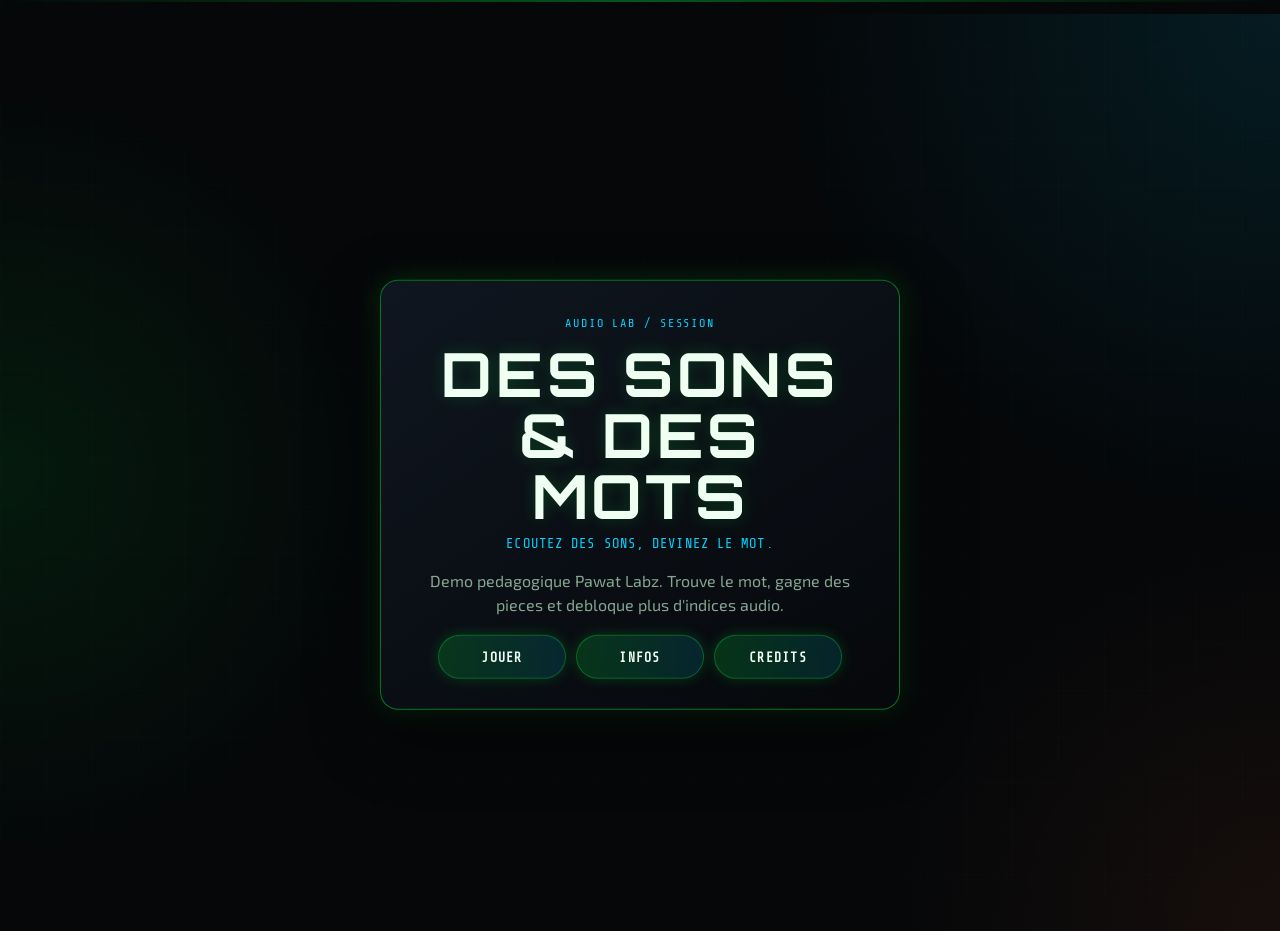
<file: index.html>
<!DOCTYPE html>
<html lang="fr">
<head>
    <meta charset="UTF-8">
    <meta http-equiv="X-UA-Compatible" content="IE=edge">
    <meta name="viewport" content="width=device-width, initial-scale=1.0">
    <link rel="stylesheet" href="./Css/style.css">
    <title>Des sons et des mots</title>
</head>
<body class="is-menu-open">
    <div class="background-grid" aria-hidden="true"></div>
    <div class="scan-line" aria-hidden="true"></div>

    <header id="infoBar" class="game-status" aria-label="Informations de partie">
        <p>Niveau : <span id="levelValue">0</span></p>
        <p class="coin-status">
            Pieces : <span id="coinValue">0</span>
            <img class="coin-status__icon" src="Images/coins.webp" alt="" aria-hidden="true">
        </p>
        <div id="livesBar" class="lives-bar" aria-live="polite" aria-label="Chances restantes">
            <span class="lives-bar__label">Chances</span>
            <span id="livesIcons" class="lives-bar__icons" aria-hidden="true"></span>
        </div>
        <button id="helpButton" class="help-button" type="button" aria-label="Afficher l'aide du jeu" aria-controls="helpOverlay" aria-expanded="false">
            ?
        </button>
    </header>

    <main id="screen" class="game-screen">
        <section id="menu" class="start-menu" aria-labelledby="gameTitle">
            <h1 id="gameTitle">Des Sons &amp; Des Mots</h1>
            <p class="start-menu__subtitle">Ecoutez des sons, devinez le mot.</p>
            <p class="start-menu__tagline">
                Demo pedagogique Pawat Labz. Trouve le mot, gagne des pieces et debloque plus d'indices audio.
            </p>

            <!-- Records de la session precedente, affiches uniquement si au moins
                 une partie a ete jouee (masque par defaut, gere par renderBestStats) -->
            <div id="bestStats" class="start-menu__best-stats" hidden>
                <span>Record : niveau <strong id="bestLevel">0</strong></span>
                <span class="best-stats__sep" aria-hidden="true">·</span>
                <span>Pieces max : <strong id="bestCoins">0</strong>
                    <img class="coin-status__icon" src="Images/coins.webp" alt="" aria-hidden="true">
                </span>
            </div>

            <div class="start-menu__actions">
                <button class="_btn" type="button" data-start-game>
                    JOUER
                </button>
                <button class="_btn" type="button" data-toggle-info aria-expanded="false" aria-controls="infoTxt">
                    INFOS
                </button>
                <button class="_btn" type="button" data-toggle-credits aria-expanded="false" aria-controls="creditsTxt">
                    CREDITS
                </button>
            </div>

            <aside id="infoTxt" class="info-panel" hidden>
                <p>
                    But du jeu : ecoute les sons disponibles, retrouve le mot cache, puis compose la reponse avec les lettres proposees.
                </p>
                <p>
                    Le premier signal audio est gratuit. Les signaux 02 et 03 sont des indices supplementaires : ils se deverrouillent avec les pieces gagnees en jeu.
                </p>
                <p>
                    Chaque bonne reponse ouvre un coffre. Clique dessus pour reveler un gain aleatoire entre 1 et 5 pieces, puis appuie sur Continuer pour passer au niveau suivant.
                </p>
                <p>
                    Des Sons &amp; Des Mots fait partie de l'univers Pawat Labz. Cette version beta est encore en construction : de nombreuses mises a jour sont prevues pour enrichir les bonus, l'equilibrage et la sauvegarde lors de la mise en ligne.
                </p>
                <button class="_btn" type="button" data-toggle-info>
                    Fermer
                </button>
            </aside>

            <aside id="creditsTxt" class="info-panel" hidden>
                <p>
                    Pawat Labz, tous droits reserves.
                </p>
                <button class="_btn" type="button" data-toggle-credits>
                    Fermer
                </button>
            </aside>
        </section>

        <section id="sounds" class="sound-panel" aria-label="Sons disponibles">
            <button class="sound-button" type="button" data-sound-index="0" data-sound-cost="0" aria-label="Jouer le son 1 gratuit">
                <span class="sound-button__play" aria-hidden="true"></span>
                <span class="sound-button__label">Signal 01</span>
                <span class="sound-button__price">Gratuit</span>
                <span class="sound-button__lock" aria-hidden="true">
                    <img src="Images/lock.webp" alt="">
                    <span class="sound-button__unlock-text">
                        Deverrouiller pour
                        <strong>0</strong>
                        <img src="Images/coins.webp" alt="">
                    </span>
                </span>
            </button>
            <button class="sound-button" type="button" data-sound-index="1" data-sound-cost="15" aria-label="Debloquer le son 2 pour 15 pieces">
                <span class="sound-button__play" aria-hidden="true"></span>
                <span class="sound-button__label">Signal 02</span>
                <span class="sound-button__price">15 pieces</span>
                <span class="sound-button__lock" aria-hidden="true">
                    <img src="Images/lock.webp" alt="">
                    <span class="sound-button__unlock-text">
                        Deverrouiller pour
                        <strong>15</strong>
                        <img src="Images/coins.webp" alt="">
                    </span>
                </span>
            </button>
            <button class="sound-button" type="button" data-sound-index="2" data-sound-cost="30" aria-label="Debloquer le son 3 pour 30 pieces">
                <span class="sound-button__play" aria-hidden="true"></span>
                <span class="sound-button__label">Signal 03</span>
                <span class="sound-button__price">30 pieces</span>
                <span class="sound-button__lock" aria-hidden="true">
                    <img src="Images/lock.webp" alt="">
                    <span class="sound-button__unlock-text">
                        Deverrouiller pour
                        <strong>30</strong>
                        <img src="Images/coins.webp" alt="">
                    </span>
                </span>
            </button>
        </section>

        <section class="answer-zone" aria-label="Reponse en cours">
            <div id="lettersEmpty" class="answer-slots"></div>
            <button id="validateButton" class="_btn _btn--validate" type="button"
                    aria-label="Valider la reponse">
                VALIDER
            </button>
        </section>

        <section class="letters-zone" aria-label="Lettres disponibles">
            <div id="letters" class="letter-bank"></div>
            <div class="letter-controls">
                <button id="shuffleButton" class="letter-ctrl-btn" type="button" aria-label="Mélanger les lettres">
                    ↺ Mélanger
                </button>
                <button id="bonusLetterButton" class="letter-ctrl-btn letter-ctrl-btn--gold" type="button" aria-label="Cadeau : révéler une lettre">
                    ◈ Cadeau — <span id="bonusLetterCostDisplay">5</span><img class="coin-status__icon" src="Images/coins.webp" alt="pièces" aria-hidden="true">
                </button>
                <button id="bonusSupButton" class="letter-ctrl-btn letter-ctrl-btn--orange" type="button" aria-label="Supprimer une lettre inutile">
                    ✂ Suppr lettre — <span id="bonusSupCostDisplay">5</span><img class="coin-status__icon" src="Images/coins.webp" alt="pièces" aria-hidden="true">
                </button>
            </div>
        </section>

        <!-- Zone d'action : bouton QUITTER a droite.
             Visible uniquement pendant une partie active. -->
        <div id="actionZone" class="action-zone" hidden>
            <button id="quitButton" class="_btn _btn--quit" type="button"
                    aria-label="Quitter la partie et retourner au menu">
                QUITTER
            </button>
        </div>

        <p id="feedback" class="feedback-zone" aria-live="polite"></p>
    </main>

    <section id="rewardOverlay" class="reward-overlay" aria-label="Recompense de manche" aria-live="polite" hidden>
        <div class="reward-panel">
            <p class="reward-panel__kicker">Coffre de recompense</p>
            <button id="rewardChestButton" class="reward-chest" type="button" aria-label="Ouvrir le coffre" disabled>
                <img id="rewardChestImage" src="Images/chest_close.webp" alt="">
            </button>
            <p id="rewardTicker" class="reward-ticker">?</p>
            <p id="rewardAmount" class="reward-amount" hidden>
                +<span id="rewardAmountValue">0</span>
                <img src="Images/coins.webp" alt="pieces">
            </p>
            <button id="rewardContinue" class="_btn reward-continue" type="button" hidden>
                Continuer
            </button>
        </div>
    </section>

    <!-- Overlay felicitations : s'affiche quand tous les mots ont ete trouves.
         Affiche le score final, une invitation a envoyer des idees et deux actions. -->
    <section id="congratsOverlay" class="congrats-overlay" aria-label="Felicitations" hidden>
        <div class="congrats-panel" role="dialog" aria-modal="true" aria-labelledby="congratsTitle">
            <p class="congrats-panel__kicker">Session complete</p>
            <h2 id="congratsTitle">FELICITATIONS !</h2>
            <p class="congrats-panel__msg">Tu as trouve tous les mots !</p>
            <div class="congrats-stats">
                <div class="congrats-stat">
                    <span class="congrats-stat__label">Niveau atteint</span>
                    <strong id="congratsLevel">0</strong>
                </div>
                <div class="congrats-stat">
                    <span class="congrats-stat__label">Pieces</span>
                    <strong id="congratsCoins">0</strong>
                    <img src="Images/coins.webp" alt="pieces" class="gameover-coin-icon">
                </div>
            </div>
            <p class="congrats-panel__contact">
                Des idees pour le jeu ? Ecris a<br>
                <a href="mailto:pawat.contact@gmail.com" class="congrats-contact-link">
                    pawat.contact@gmail.com
                </a>
            </p>
            <div class="congrats-actions">
                <button id="congratsRestart" class="_btn" type="button">RECOMMENCER</button>
                <button id="congratsQuit" class="_btn _btn--quit" type="button">QUITTER</button>
            </div>
        </div>
    </section>

    <!-- Overlay game over : s'affiche apres 3 erreurs.
         Affiche le niveau atteint et les pieces accumulees.
         Propose deux actions : recommencer une partie fraiche ou quitter au menu. -->
    <section id="gameOverOverlay" class="gameover-overlay" aria-label="Fin de partie" hidden>
        <div class="gameover-panel" role="dialog" aria-modal="true" aria-labelledby="gameOverTitle">
            <p class="gameover-panel__kicker">Session terminee</p>
            <h2 id="gameOverTitle">GAME OVER</h2>
            <div class="gameover-stats">
                <div class="gameover-stat">
                    <span class="gameover-stat__label">Niveau atteint</span>
                    <strong id="gameOverLevel">0</strong>
                </div>
                <div class="gameover-stat">
                    <span class="gameover-stat__label">Pieces</span>
                    <strong id="gameOverCoins">0</strong>
                    <img src="Images/coins.webp" alt="pieces" class="gameover-coin-icon">
                </div>
            </div>
            <div class="gameover-actions">
                <button id="gameOverRestart" class="_btn" type="button">
                    RECOMMENCER
                </button>
                <button id="gameOverQuit" class="_btn _btn--quit" type="button">
                    QUITTER
                </button>
            </div>
        </div>
    </section>

    <section id="helpOverlay" class="help-overlay" aria-label="Aide du jeu" hidden>
        <div class="help-panel" role="dialog" aria-modal="true" aria-labelledby="helpTitle">
            <button id="helpClose" class="help-panel__close" type="button" aria-label="Fermer l'aide">
                X
            </button>
            <p class="help-panel__kicker">Guide rapide</p>
            <h2 id="helpTitle">Comment jouer</h2>
            <ul>
                <li>Ecoute le signal audio gratuit pour trouver une premiere piste.</li>
                <li>Devine le mot cache avec les lettres proposees.</li>
                <li>Clique sur une lettre en bas pour l'ajouter dans la reponse.</li>
                <li>Clique sur une lettre deja posee dans le mot pour la retirer et corriger.</li>
                <li>Quand toutes les cases sont remplies, clique sur <strong>VALIDER</strong> pour soumettre ta reponse. Tu as 3 tentatives.</li>
                <li>Apres une bonne reponse, clique sur le coffre ou sur le <strong>?</strong> pour reveler ton gain.</li>
                <li>Gagne des pieces avec le coffre, puis utilise-les pour deverrouiller les signaux 02 et 03.</li>
            </ul>
        </div>
    </section>

    <!-- levels-data.js doit etre charge avant app.js : il expose LEVELS et decodeLevel() -->
    <script type="text/javascript" src="./Js/levels-data.js"></script>
    <script type="text/javascript" src="./Js/app.js"></script>
</body>
</html>
</file>
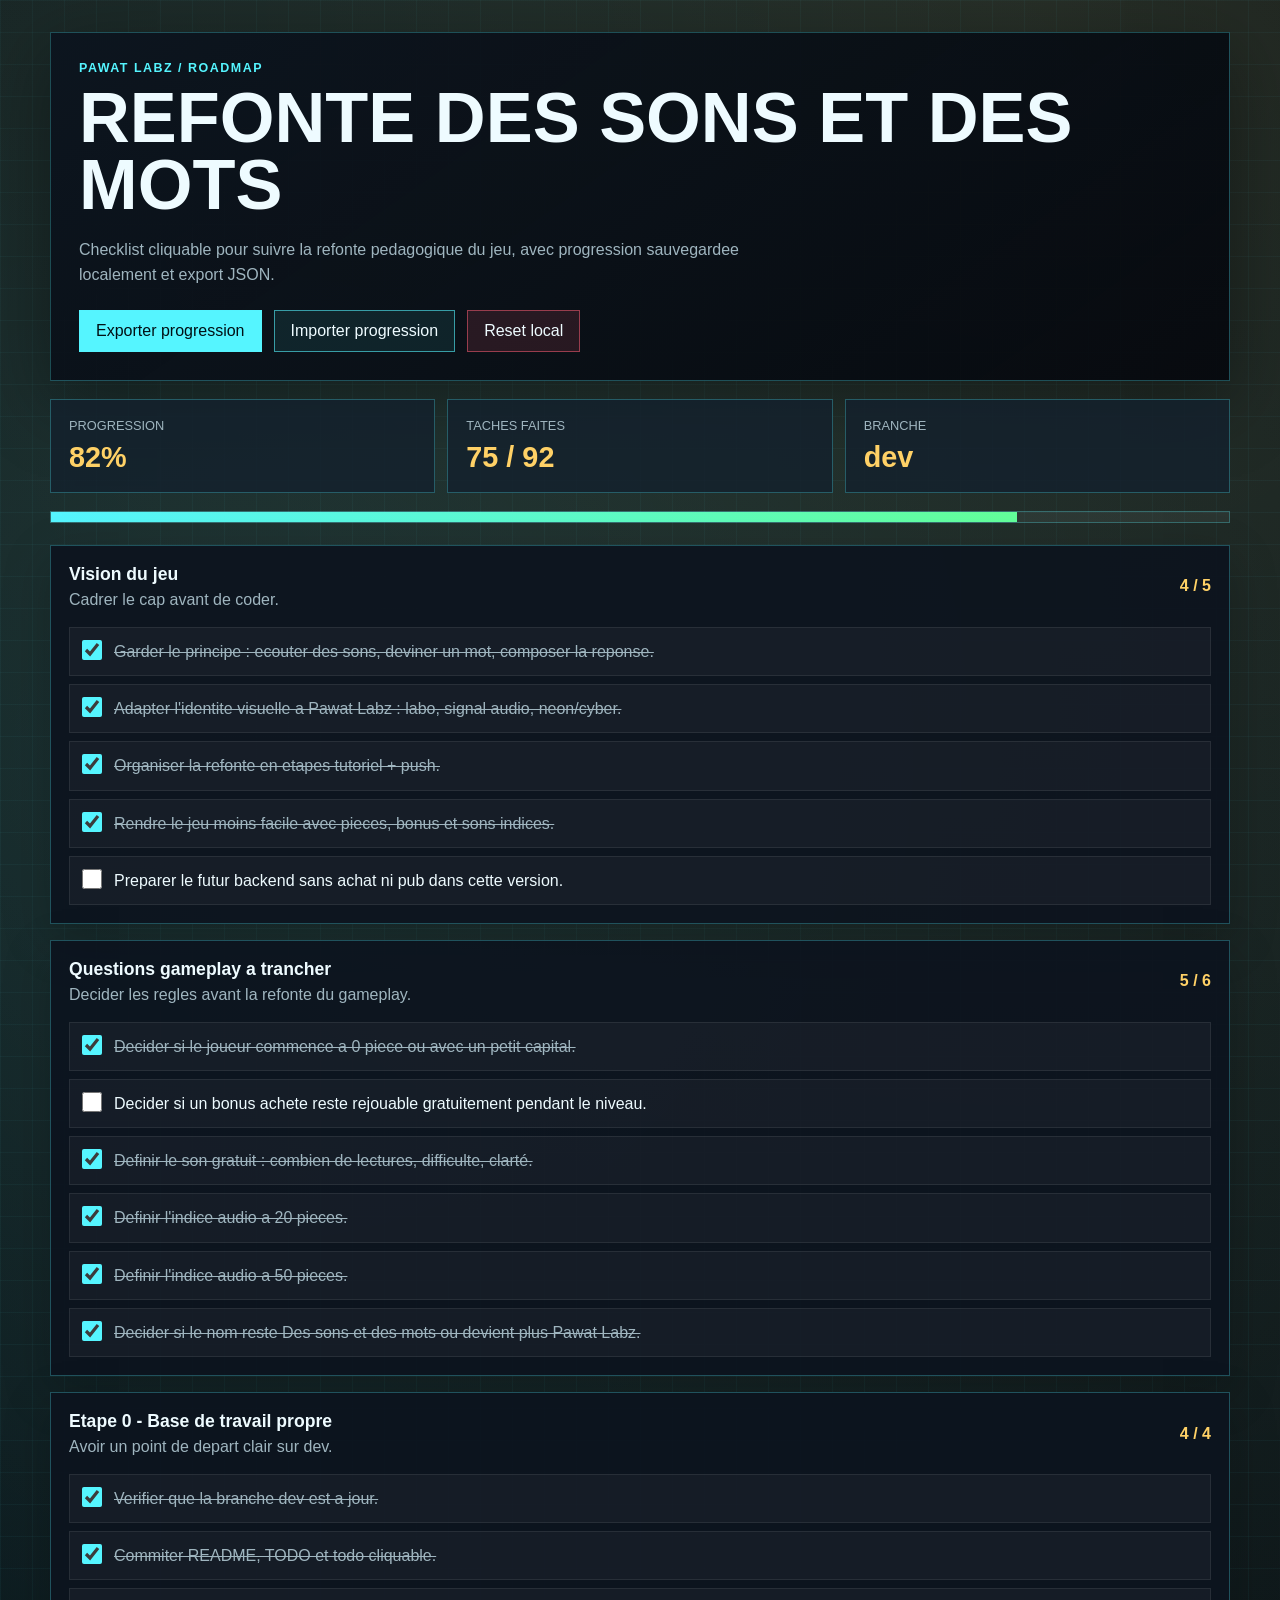
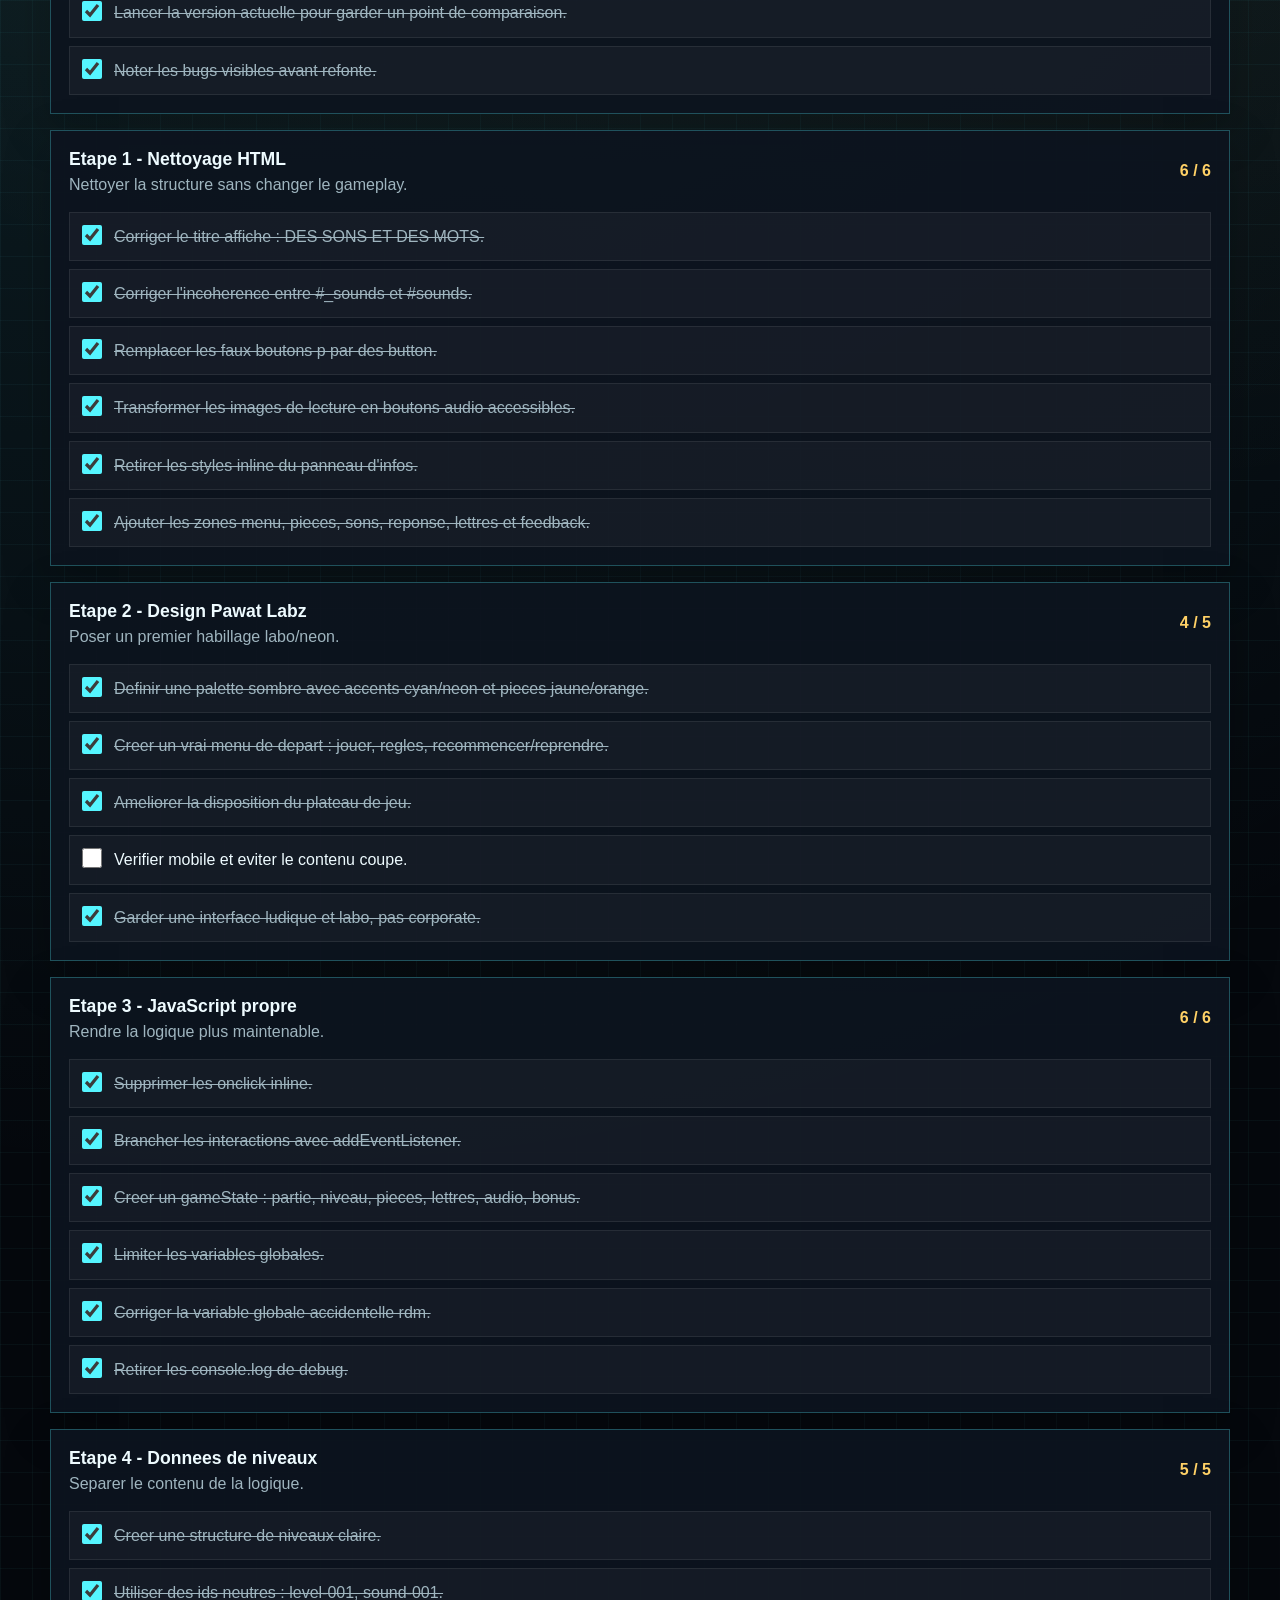
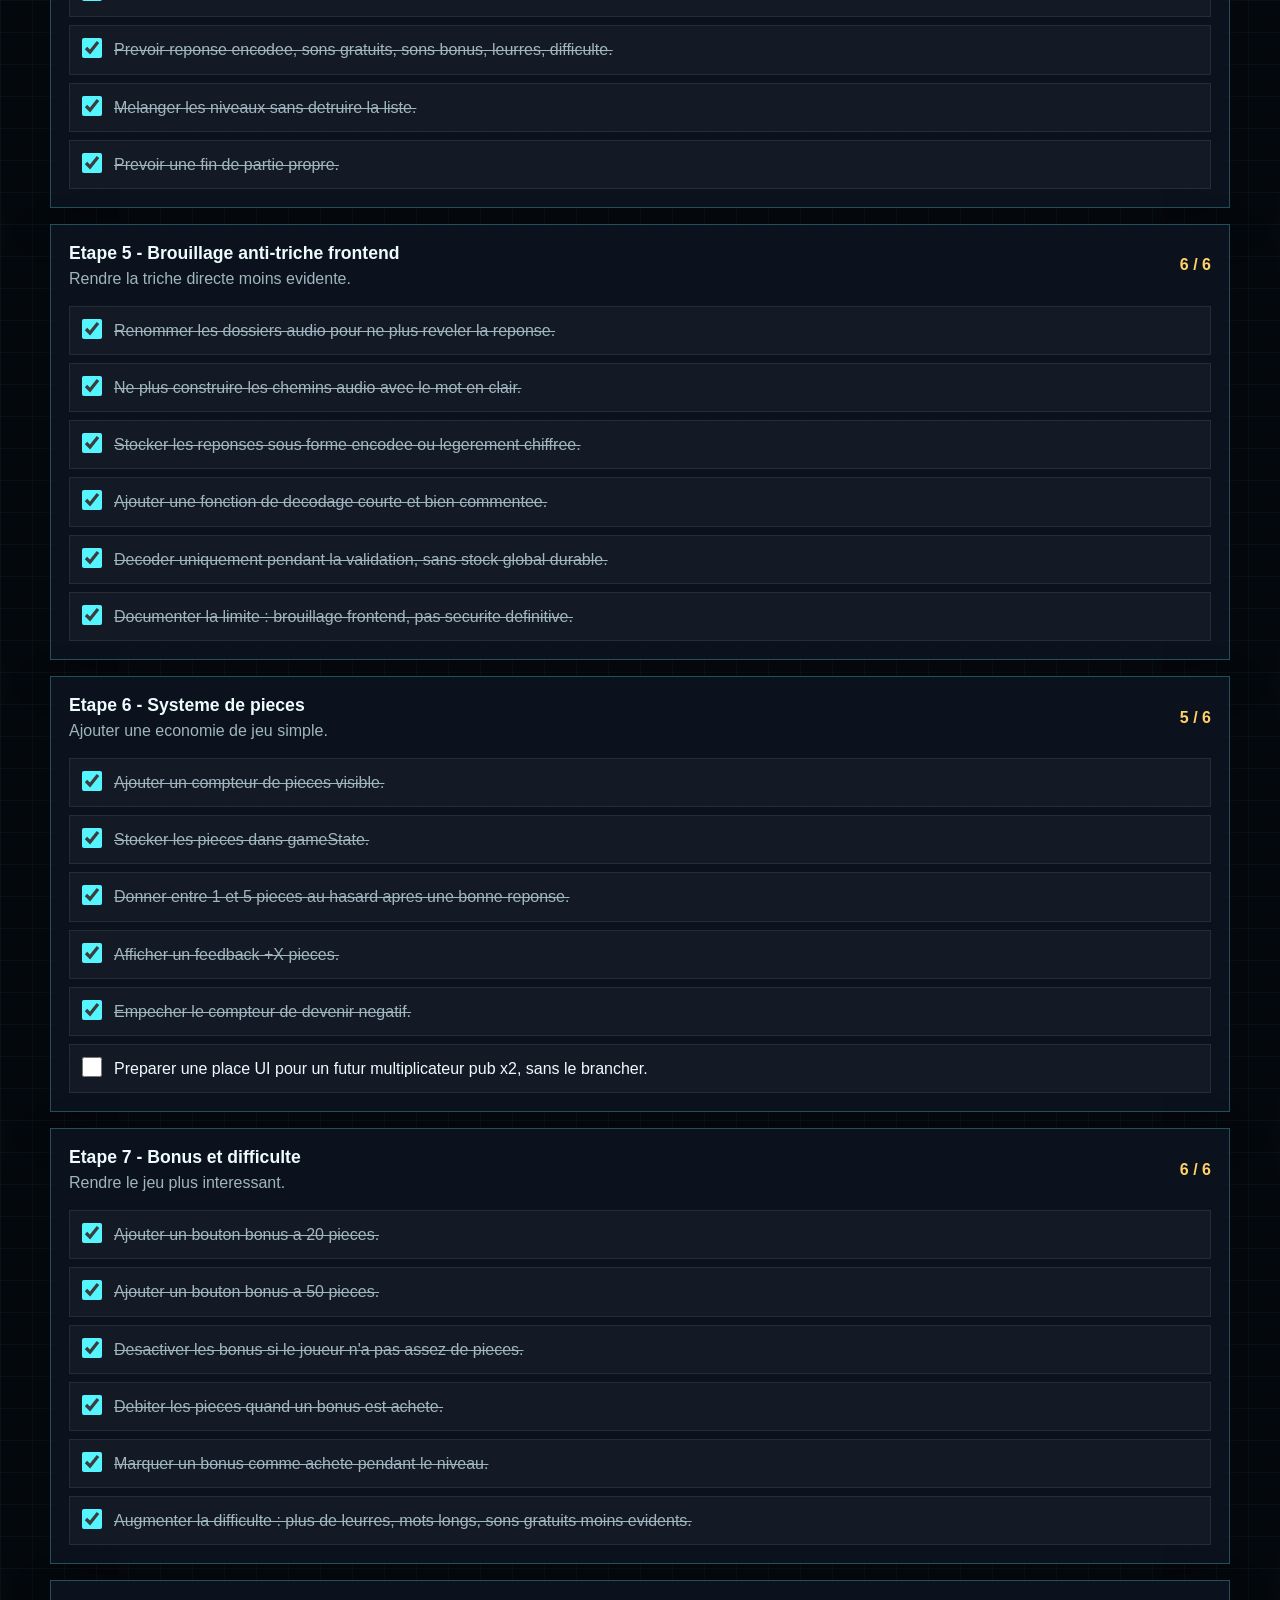
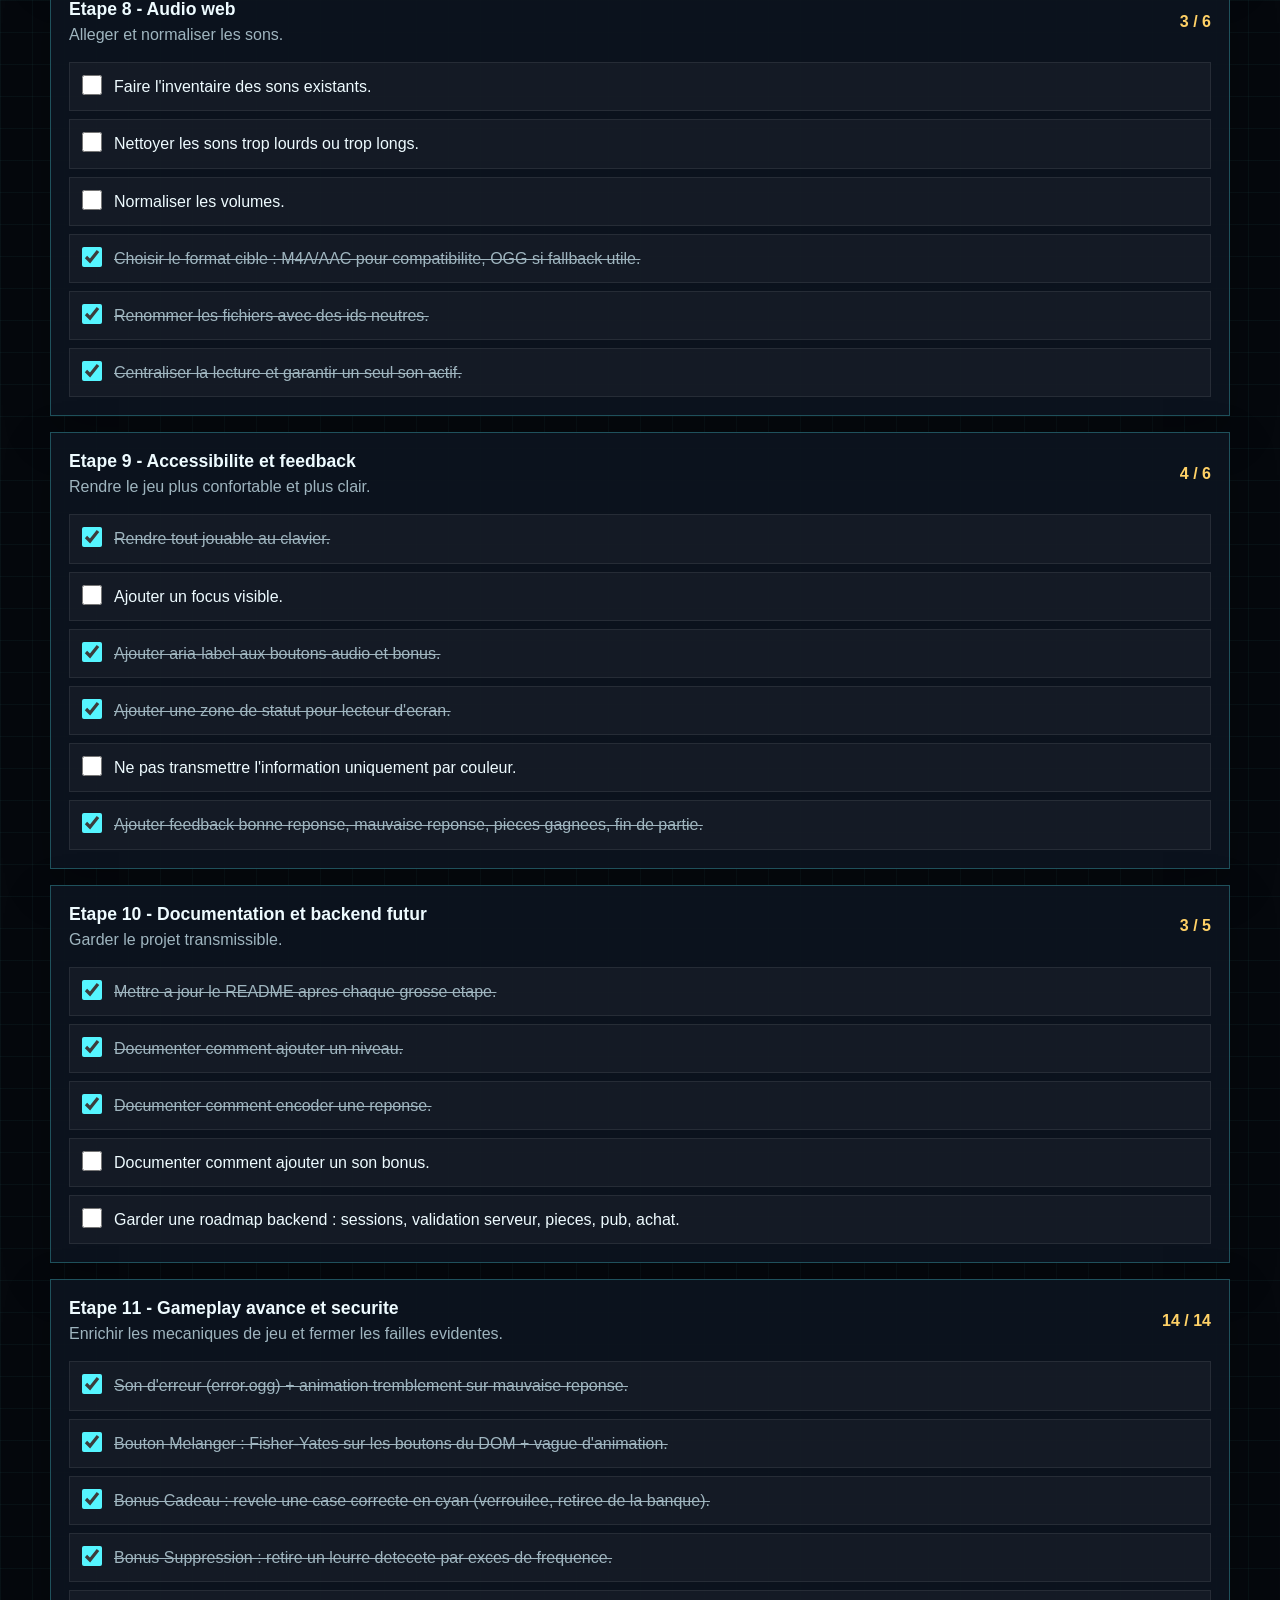
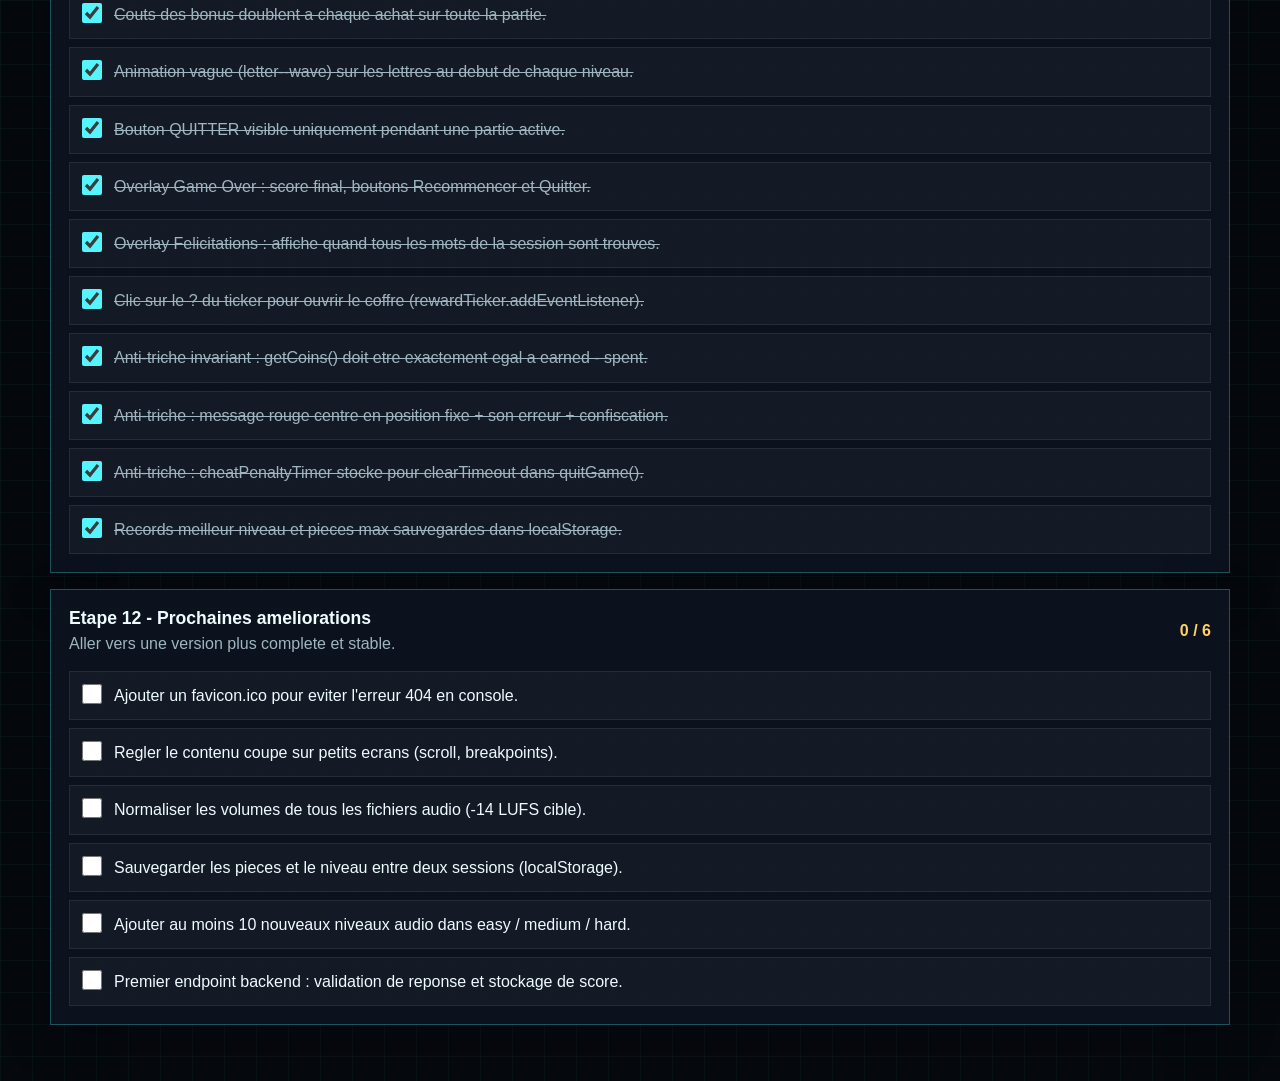
<file: todo.html>
<!DOCTYPE html>
<html lang="fr">
<head>
    <meta charset="UTF-8">
    <meta name="viewport" content="width=device-width, initial-scale=1.0">
    <title>Roadmap - Des sons et des mots</title>
    <link rel="stylesheet" href="./Css/todo-tracker.css">
</head>
<body>
    <main class="tracker-shell">
        <header class="tracker-hero">
            <p class="tracker-kicker">PAWAT LABZ / ROADMAP</p>
            <h1>Refonte Des sons et des mots</h1>
            <p class="tracker-intro">
                Checklist cliquable pour suivre la refonte pedagogique du jeu,
                avec progression sauvegardee localement et export JSON.
            </p>

            <div class="tracker-actions" aria-label="Actions de suivi">
                <button class="tracker-button tracker-button--primary" type="button" data-export-progress>
                    Exporter progression
                </button>
                <label class="tracker-button tracker-button--ghost">
                    Importer progression
                    <input type="file" accept="application/json" data-import-progress>
                </label>
                <button class="tracker-button tracker-button--danger" type="button" data-reset-progress>
                    Reset local
                </button>
            </div>
        </header>

        <section class="tracker-dashboard" aria-label="Progression globale">
            <article class="tracker-stat">
                <span class="tracker-stat__label">Progression</span>
                <strong data-progress-percent>0%</strong>
            </article>
            <article class="tracker-stat">
                <span class="tracker-stat__label">Taches faites</span>
                <strong data-progress-count>0 / 0</strong>
            </article>
            <article class="tracker-stat">
                <span class="tracker-stat__label">Branche</span>
                <strong data-roadmap-branch>dev</strong>
            </article>
        </section>

        <section class="tracker-progress" aria-label="Barre de progression">
            <span data-progress-bar></span>
        </section>

        <section class="tracker-list" data-roadmap-list aria-live="polite">
            <p class="tracker-loading">Chargement de la roadmap...</p>
        </section>
    </main>

        <script>
            // Injecte la progression de reference dans le localStorage au chargement.
            // Ce bloc est mis a jour manuellement apres chaque etape validee.
            // Source de verite : saves/des-sons-des-mots-progress.json
            (function () {
                try {
                    const savedProgress = {
                        "base-branch":         true,
                        "base-docs":           true,
                        "base-run":            true,
                        "base-bugs":           true,

                        "vision-core":         true,
                        "vision-pawat":        true,
                        "vision-pedago":       true,
                        "vision-difficulty":   true,
                        "vision-backend":      false,

                        "rules-start-coins":   true,
                        "rules-bonus-replay":  false,
                        "rules-free-sound":    true,
                        "rules-20":            true,
                        "rules-50":            true,
                        "rules-name":          true,

                        "html-title":          true,
                        "html-id-sounds":      true,
                        "html-buttons":        true,
                        "html-audio-buttons":  true,
                        "html-info":           true,
                        "html-zones":          true,

                        "design-palette":      true,
                        "design-menu":         true,
                        "design-board":        true,
                        "design-mobile":       false,
                        "design-tone":         true,

                        "js-no-inline":        true,
                        "js-events":           true,
                        "js-state":            true,
                        "js-globals":          true,
                        "js-rdm":              true,
                        "js-logs":             true,

                        "data-file":           true,
                        "data-neutral-ids":    true,
                        "data-fields":         true,
                        "data-shuffle":        true,
                        "data-end":            true,

                        "anti-audio-folders":  true,
                        "anti-paths":          true,
                        "anti-encoded":        true,
                        "anti-decode":         true,
                        "anti-scope":          true,
                        "anti-doc":            true,

                        "coins-counter":       true,
                        "coins-state":         true,
                        "coins-reward":        true,
                        "coins-feedback":      true,
                        "coins-no-negative":   true,
                        "coins-future-x2":     false,

                        "bonus-20":            true,
                        "bonus-50":            true,
                        "bonus-disabled":      true,
                        "bonus-debit":         true,
                        "bonus-owned":         true,
                        "difficulty":          true,

                        "audio-inventory":     false,
                        "audio-clean":         false,
                        "audio-volume":        false,
                        "audio-format":        true,
                        "audio-neutral":       true,
                        "audio-player":        true,

                        "a11y-keyboard":       true,
                        "a11y-focus":          false,
                        "a11y-labels":         true,
                        "a11y-status":         true,
                        "feedback-colors":     false,
                        "feedback-end":        true,

                        "docs-readme":         true,
                        "docs-levels":         true,
                        "docs-encode":         true,
                        "docs-bonus":          false,
                        "backend-roadmap":     false,

                        "ui-error-fx":             true,
                        "ui-shuffle-btn":           true,
                        "ui-bonus-cadeau":          true,
                        "ui-bonus-suppr":           true,
                        "ui-bonus-cost-doubling":   true,
                        "ui-wave-anim":             true,
                        "ui-quit-btn":              true,
                        "ui-gameover-overlay":      true,
                        "ui-congrats-overlay":      true,
                        "ui-ticker-click":          true,
                        "anti-cheat-invariant":     true,
                        "anti-cheat-penalty":       true,
                        "anti-cheat-timer":         true,
                        "records-localstorage":     true,

                        "favicon":                  false,
                        "design-mobile-overflow":   false,
                        "audio-volume-norm":        false,
                        "save-session":             false,
                        "more-levels":              false,
                        "backend-api":              false
                    };

                    window.localStorage.setItem(
                        "des-sons-des-mots-roadmap-progress",
                        JSON.stringify(savedProgress)
                    );
                } catch (e) {
                    // silent
                }
            })();
        </script>
        <script src="./Js/todo-tracker.js" defer></script>
</body>
</html>
</file>
<file: Css/style.css>
@import url("https://fonts.googleapis.com/css2?family=Orbitron:wght@400;700;900&family=Share+Tech+Mono&family=Exo+2:wght@300;400;600;700&display=swap");

* {
  margin: 0;
  padding: 0;
  box-sizing: border-box;
  user-select: none;
}

html {
  min-width: 320px;
  background: #050709;
}

body {
  position: relative;
  width: 100%;
  min-width: 320px;
  min-height: 100vh;
  overflow-x: hidden;
  color: #cfe7d7;
  font-family: "Exo 2", "Segoe UI", sans-serif;
  background: radial-gradient(circle at top right, rgba(0, 212, 255, 0.1), transparent 32%), radial-gradient(circle at left center, rgba(0, 255, 65, 0.08), transparent 28%), radial-gradient(circle at bottom right, rgba(255, 107, 53, 0.07), transparent 26%), #050709;
}

button {
  font: inherit;
  -webkit-tap-highlight-color: transparent;
}

img {
  max-width: 100%;
  display: block;
}

.background-grid,
.scan-line {
  position: fixed;
  pointer-events: none;
}

.background-grid {
  inset: 0;
  z-index: 0;
  background: linear-gradient(rgba(0, 255, 65, 0.035) 1px, transparent 1px), linear-gradient(90deg, rgba(0, 255, 65, 0.035) 1px, transparent 1px);
  background-size: 46px 46px;
  opacity: 0.55;
}

.scan-line {
  top: 0;
  left: 0;
  right: 0;
  z-index: 3;
  height: 2px;
  background: linear-gradient(90deg, transparent, rgba(0, 255, 65, 0.32), transparent);
  animation: scan-line 8s linear infinite;
}

.game-status {
  position: relative;
  z-index: 2;
  display: flex;
  justify-content: center;
  flex-wrap: wrap;
  gap: 10px;
  width: min(940px, calc(100% - 24px));
  margin: 14px auto 0;
  /* Espace a droite pour le bouton ? en position absolue sans chevauchement */
  padding: 10px 48px 10px 10px;
  border: 1px solid rgba(0, 255, 65, 0.18);
  border-radius: 999px;
  background: rgba(10, 18, 28, 0.78);
  box-shadow: 0 0 18px rgba(0, 255, 65, 0.12);
  color: #86a691;
  font-family: "Share Tech Mono", "Courier New", monospace;
  font-size: 0.82rem;
  letter-spacing: 0.08em;
  text-transform: uppercase;
}

.game-status span {
  color: #ffd166;
  text-shadow: 0 0 12px rgba(255, 209, 102, 0.24);
}

.coin-status {
  display: inline-flex;
  align-items: center;
  gap: 4px;
  line-height: 1;
}

.coin-status__icon {
  width: 14px;
  height: 14px;
  flex: 0 0 auto;
  object-fit: contain;
  filter: drop-shadow(0 0 8px rgba(255, 209, 102, 0.28));
  transform: translateY(-1px);
}

.help-button {
  display: inline-grid;
  place-items: center;
  width: 24px;
  height: 24px;
  /* Ancre le bouton ? a l'extreme droite de la barre de statut */
  position: absolute;
  right: 10px;
  top: 50%;
  transform: translateY(-50%);
  border: 1px solid rgba(0, 255, 65, 0.36);
  border-radius: 50%;
  background: rgba(0, 255, 65, 0.08);
  color: #00ff41;
  cursor: pointer;
  font-family: "Orbitron", "Share Tech Mono", monospace;
  font-size: 0.82rem;
  font-weight: 900;
  line-height: 1;
  box-shadow: 0 0 12px rgba(0, 255, 65, 0.16);
}

.help-button:hover,
.help-button:focus-visible {
  outline: none;
  border-color: #00ff41;
  box-shadow: 0 0 20px rgba(0, 255, 65, 0.28);
}

.game-screen {
  position: relative;
  z-index: 1;
  display: grid;
  align-content: start;
  gap: 12px;
  width: min(1040px, calc(100% - 24px));
  min-height: calc(100vh - 72px);
  margin: 8px auto 0;
  padding: 10px 0 12px;
}

.start-menu {
  position: absolute;
  z-index: 10;
  top: 50%;
  left: 50%;
  width: min(92%, 520px);
  min-height: 330px;
  padding: 30px 22px;
  transform: translate(-50%, -50%);
  border: 1px solid rgba(0, 255, 65, 0.42);
  border-radius: 18px;
  background: linear-gradient(145deg, rgba(15, 22, 32, 0.97), rgba(5, 7, 9, 0.94)), rgba(15, 22, 32, 0.95);
  box-shadow: 0 24px 70px rgba(0, 0, 0, 0.48), 0 0 28px rgba(0, 255, 65, 0.16);
  text-align: center;
}

.start-menu::before {
  content: "AUDIO LAB / SESSION";
  display: inline-flex;
  margin-bottom: 14px;
  color: #00d4ff;
  font-family: "Share Tech Mono", "Courier New", monospace;
  font-size: 0.74rem;
  letter-spacing: 0.16em;
  text-transform: uppercase;
}

.start-menu h1 {
  margin: 0 auto 10px;
  color: #effff2;
  font-family: "Orbitron", "Share Tech Mono", monospace;
  font-size: clamp(2rem, 8vw, 3.8rem);
  line-height: 1;
  letter-spacing: 0.06em;
  text-transform: uppercase;
  text-shadow: 0 0 16px rgba(0, 255, 65, 0.18);
}

.start-menu__subtitle {
  margin: 0 auto 18px;
  color: #00d4ff;
  font-family: "Share Tech Mono", "Courier New", monospace;
  font-size: 0.86rem;
  letter-spacing: 0.08em;
  text-transform: uppercase;
}

.start-menu__tagline {
  max-width: 420px;
  margin: 0 auto 18px;
  color: #86a691;
  line-height: 1.5;
}

/* Bloc de records affiches dans le menu si au moins une partie a ete jouee */
.start-menu__best-stats {
  display: inline-flex;
  align-items: center;
  justify-content: center;
  flex-wrap: wrap;
  gap: 8px;
  margin: 0 auto 18px;
  padding: 8px 16px;
  border: 1px solid rgba(0, 212, 255, 0.22);
  border-radius: 999px;
  background: rgba(0, 212, 255, 0.06);
  color: #86a691;
  font-family: "Share Tech Mono", "Courier New", monospace;
  font-size: 0.78rem;
  letter-spacing: 0.08em;
  text-transform: uppercase;
}

.start-menu__best-stats strong {
  color: #ffd166;
  text-shadow: 0 0 10px rgba(255, 209, 102, 0.22);
}

.best-stats__sep {
  color: rgba(0, 255, 65, 0.42);
}

.start-menu__best-stats[hidden] {
  display: none;
}

.start-menu__actions {
  display: flex;
  justify-content: center;
  flex-wrap: wrap;
  gap: 10px;
}

._btn {
  display: inline-flex;
  align-items: center;
  justify-content: center;
  min-width: 128px;
  min-height: 44px;
  padding: 0 18px;
  border: 1px solid rgba(0, 255, 65, 0.28);
  border-radius: 999px;
  background: linear-gradient(90deg, rgba(0, 255, 65, 0.17), rgba(0, 212, 255, 0.13));
  color: #effff2;
  box-shadow: 0 0 14px rgba(0, 255, 65, 0.18);
  cursor: pointer;
  font-family: "Share Tech Mono", "Courier New", monospace;
  font-size: 0.82rem;
  font-weight: 700;
  letter-spacing: 0.1em;
  text-transform: uppercase;
  transition: transform 0.18s ease, border-color 0.18s ease, box-shadow 0.18s ease, color 0.18s ease;
}

._btn:hover,
._btn:focus-visible {
  outline: none;
  transform: translateY(-1px);
  border-color: #00ff41;
  color: #00ff41;
  box-shadow: 0 0 24px rgba(0, 255, 65, 0.28);
}

.info-panel {
  margin-top: 20px;
  padding: 16px;
  border: 1px solid rgba(0, 212, 255, 0.18);
  border-radius: 12px;
  background: rgba(0, 212, 255, 0.06);
  color: #86a691;
  font-size: 0.96rem;
  line-height: 1.5;
}

.info-panel p {
  margin-bottom: 10px;
}

.sound-panel {
  display: grid;
  grid-template-columns: repeat(3, minmax(92px, 1fr));
  gap: 14px;
  align-items: stretch;
  width: 100%;
  min-height: 0;
  padding: 14px;
  border: 1px solid rgba(0, 212, 255, 0.18);
  border-radius: 18px;
  background: rgba(10, 14, 20, 0.76);
  box-shadow: 0 18px 45px rgba(0, 0, 0, 0.28);
}

.sound-button {
  position: relative;
  display: grid;
  place-items: center;
  min-height: 130px;
  padding: 14px 12px;
  border: 1px solid rgba(0, 255, 65, 0.18);
  border-radius: 14px;
  background: linear-gradient(180deg, rgba(0, 255, 65, 0.06), rgba(0, 212, 255, 0.035)), rgba(8, 12, 18, 0.88);
  box-shadow: inset 0 0 26px rgba(0, 255, 65, 0.04);
  cursor: pointer;
  transition: transform 0.18s ease, border-color 0.18s ease, box-shadow 0.18s ease;
}

.sound-button::before {
  content: "SIGNAL";
  position: absolute;
  top: 8px;
  left: 10px;
  color: #00d4ff;
  font-family: "Share Tech Mono", "Courier New", monospace;
  font-size: 0.68rem;
  letter-spacing: 0.14em;
}

.sound-button__label,
.sound-button__price {
  position: absolute;
  left: 14px;
  font-family: "Share Tech Mono", "Courier New", monospace;
  text-transform: uppercase;
}

.sound-button__label {
  bottom: 26px;
  color: #effff2;
  font-size: 0.72rem;
  letter-spacing: 0.12em;
}

.sound-button__price {
  bottom: 8px;
  color: #ffd166;
  font-size: 0.64rem;
  letter-spacing: 0.1em;
}

.sound-button:hover,
.sound-button:focus-visible {
  outline: none;
  transform: translateY(-2px);
  border-color: #00ff41;
  box-shadow: 0 0 22px rgba(0, 255, 65, 0.2), inset 0 0 32px rgba(0, 212, 255, 0.05);
}

.sound-button--locked {
  border-color: rgba(255, 209, 102, 0.24);
}

.sound-button--locked .sound-button__play {
  border-color: rgba(255, 209, 102, 0.28);
  background: rgba(255, 209, 102, 0.06);
  filter: grayscale(0.2) drop-shadow(0 0 10px rgba(255, 209, 102, 0.16));
}

.sound-button--ready {
  border-color: rgba(255, 209, 102, 0.55);
  box-shadow: 0 0 24px rgba(255, 209, 102, 0.12), inset 0 0 28px rgba(255, 209, 102, 0.04);
}

.sound-button__play {
  display: grid;
  place-items: center;
  width: clamp(56px, 9vw, 82px);
  height: clamp(56px, 9vw, 82px);
  border: 1px solid rgba(0, 255, 65, 0.36);
  border-radius: 50%;
  background: rgba(0, 255, 65, 0.08);
  filter: drop-shadow(0 0 14px rgba(0, 255, 65, 0.22));
}

.sound-button__play::before {
  content: "";
  display: block;
  width: 20px;
  height: 24px;
  background: #00ff41;
  clip-path: polygon(0 0, 100% 50%, 0 100%);
  filter: drop-shadow(0 0 10px rgba(0, 255, 65, 0.45));
  transform: translateX(3px);
}

.sound-button__lock {
  position: absolute;
  inset: 0;
  display: none;
  align-items: center;
  justify-content: center;
  flex-direction: column;
  gap: 7px;
  padding: 20px;
  border-radius: 14px;
  background: rgba(5, 7, 9, 0.72);
  color: #ffd166;
  font-family: "Share Tech Mono", "Courier New", monospace;
  font-size: 0.72rem;
  letter-spacing: 0.08em;
  text-align: center;
  text-transform: uppercase;
}

.sound-button__lock img:first-child {
  width: 34px;
  filter: drop-shadow(0 0 12px rgba(0, 255, 65, 0.35));
}

.sound-button__unlock-text {
  display: inline-flex;
  align-items: center;
  justify-content: center;
  flex-wrap: nowrap;
  gap: 4px;
  line-height: 1.25;
  white-space: nowrap;
}

.sound-button__unlock-text img {
  width: 15px;
  height: 15px;
  flex: 0 0 auto;
  object-fit: contain;
  filter: drop-shadow(0 0 10px rgba(255, 209, 102, 0.28));
  transform: translateY(-1px);
}

.sound-button--locked .sound-button__lock {
  display: flex;
}

.feedback-zone {
  border: 1px solid rgba(0, 255, 65, 0.18);
  border-radius: 14px;
  background: rgba(10, 14, 20, 0.92);
}

.feedback-zone:empty {
  min-height: 0;
  padding: 0;
  border-color: transparent;
  background: transparent;
}

.answer-zone {
  display: flex;
  flex-direction: column;
  align-items: stretch;
  gap: 10px;
  width: 100%;
  border: 1px solid rgba(0, 255, 65, 0.18);
  border-radius: 14px;
  background: rgba(10, 14, 20, 0.92);
  padding: 10px 14px;
}

.answer-zone > ._btn--validate {
  width: 100%;
}

.answer-slots {
  display: flex;
  justify-content: center;
  align-items: center;
  flex-wrap: wrap;
  gap: 8px;
  width: 100%;
  min-height: 62px;
  padding: 10px;
}

.letterEmpty,
.letter {
  display: flex;
  align-items: center;
  justify-content: center;
  color: #effff2;
  background: rgba(15, 22, 32, 0.95);
  border: 1px solid rgba(0, 212, 255, 0.2);
  /* Exo 2 a la place d'Orbitron : meilleure lisibilite sur les petites touches */
  font-family: "Exo 2", "Segoe UI", sans-serif;
  font-weight: 700;
  cursor: pointer;
  transition: transform 0.18s ease, border-color 0.18s ease, background 0.18s ease, box-shadow 0.18s ease;
}

.letterEmpty {
  width: 42px;
  height: 42px;
  color: #ffd166;
}

.letterEmpty--bonus {
  border-color: rgba(0, 212, 255, 0.72);
  background: rgba(0, 212, 255, 0.14);
  color: #00d4ff;
  cursor: default;
}

.letterEmpty--good {
  border-color: rgba(0, 255, 65, 0.62);
  background: rgba(0, 255, 65, 0.18);
  color: #00ff41;
}

.letterEmpty--wrong {
  border-color: rgba(255, 79, 116, 0.72);
  background: rgba(255, 79, 116, 0.16);
  color: #ff4f74;
}

.letters-zone {
  display: flex;
  flex-direction: column;
  width: 100%;
  border: 1px solid rgba(0, 255, 65, 0.18);
  border-radius: 14px;
  background: rgba(10, 14, 20, 0.92);
  overflow: hidden;
}

.letter-controls {
  display: flex;
  justify-content: center;
  flex-wrap: wrap;
  gap: 8px;
  padding: 10px 14px 14px;
  border-top: 1px solid rgba(0, 255, 65, 0.18);
}

.letter-ctrl-btn {
  display: inline-flex;
  align-items: center;
  justify-content: center;
  min-height: 30px;
  padding: 0 12px;
  border: 1px solid rgba(0, 212, 255, 0.28);
  border-radius: 999px;
  background: rgba(0, 212, 255, 0.07);
  color: #00d4ff;
  cursor: pointer;
  font-family: "Share Tech Mono", "Courier New", monospace;
  font-size: 0.72rem;
  letter-spacing: 0.07em;
  text-transform: uppercase;
  transition:
    border-color 0.18s ease,
    box-shadow 0.18s ease;
}

.letter-ctrl-btn:hover,
.letter-ctrl-btn:focus-visible {
  outline: none;
  border-color: #00d4ff;
  box-shadow: 0 0 14px rgba(0, 212, 255, 0.2);
}

.letter-ctrl-btn--gold {
  border-color: rgba(255, 209, 102, 0.32);
  background: rgba(255, 209, 102, 0.07);
  color: #ffd166;
}

.letter-ctrl-btn--gold:hover,
.letter-ctrl-btn--gold:focus-visible {
  border-color: #ffd166;
  box-shadow: 0 0 14px rgba(255, 209, 102, 0.2);
}

.letter-ctrl-btn--orange {
  border-color: rgba(255, 107, 53, 0.32);
  background: rgba(255, 107, 53, 0.07);
  color: #ff6b35;
}

.letter-ctrl-btn--orange:hover,
.letter-ctrl-btn--orange:focus-visible {
  border-color: #ff6b35;
  box-shadow: 0 0 14px rgba(255, 107, 53, 0.2);
}

.letter-ctrl-btn:disabled {
  opacity: 0.38;
  cursor: not-allowed;
  box-shadow: none;
}

.letter-bank {
  display: flex;
  justify-content: center;
  flex-wrap: wrap;
  align-items: center;
  gap: 8px;
  width: 100%;
  min-height: 150px;
  padding: 16px;
  text-align: center;
}

.letter {
  width: 48px;
  height: 48px;
  border-radius: 10px;
}

.letter:hover,
.letter:focus-visible,
.letterEmpty:hover,
.letterEmpty:focus-visible {
  outline: none;
  transform: translateY(-1px);
  border-color: #00ff41;
  box-shadow: 0 0 16px rgba(0, 255, 65, 0.18);
}

.feedback-zone {
  min-height: 46px;
  width: 100%;
  margin: 0 auto;
  padding: 12px 16px;
  color: #86a691;
  font-family: "Share Tech Mono", "Courier New", monospace;
  text-align: center;
  letter-spacing: 0.04em;
  transition: background 0.2s ease, color 0.2s ease, border-color 0.2s ease;
}

.feedback-zone--cheat {
  position: fixed;
  top: 50%;
  left: 50%;
  transform: translate(-50%, -50%);
  z-index: 200;
  width: calc(100% - 48px);
  max-width: 600px;
  border-color: rgba(255, 79, 116, 0.72) !important;
  background: rgba(255, 79, 116, 0.18) !important;
  color: #ff4f74 !important;
  font-weight: 700;
  font-size: 1.1em;
  animation: cheat-pulse 0.6s ease 4;
}

@keyframes cheat-pulse {
  0%   { box-shadow: 0 0 0 0 rgba(255, 79, 116, 0.5); }
  50%  { box-shadow: 0 0 0 8px rgba(255, 79, 116, 0); }
  100% { box-shadow: 0 0 0 0 rgba(255, 79, 116, 0); }
}

.is-menu-open .game-status,
.is-menu-open .sound-panel,
.is-menu-open .answer-zone,
.is-menu-open .letters-zone,
.is-menu-open .feedback-zone {
  visibility: hidden;
}

.is-menu-open .game-screen {
  min-height: calc(100vh - 28px);
}

.is-menu-open .start-menu {
  visibility: visible;
}

.displayNone {
  display: none;
}

.reward-overlay {
  position: fixed;
  inset: 0;
  z-index: 30;
  display: grid;
  place-items: center;
  padding: 20px;
  background: rgba(5, 7, 9, 0.78);
  backdrop-filter: blur(5px);
}

.reward-overlay[hidden] {
  display: none;
}

.reward-panel {
  width: min(420px, 100%);
  padding: 26px 18px;
  border: 1px solid rgba(0, 255, 65, 0.32);
  border-radius: 18px;
  background: linear-gradient(145deg, rgba(15, 22, 32, 0.96), rgba(5, 7, 9, 0.94));
  box-shadow: 0 24px 70px rgba(0, 0, 0, 0.5), 0 0 30px rgba(0, 255, 65, 0.16);
  text-align: center;
}

.reward-panel__kicker {
  margin-bottom: 14px;
  color: #00d4ff;
  font-family: "Share Tech Mono", "Courier New", monospace;
  font-size: 0.78rem;
  letter-spacing: 0.14em;
  text-transform: uppercase;
}

.reward-chest {
  display: inline-grid;
  place-items: center;
  width: 180px;
  height: 180px;
  border: 0;
  background: transparent;
  cursor: pointer;
  transform: scale(1);
}

.reward-chest:disabled {
  cursor: wait;
}

.reward-chest:focus-visible {
  outline: 2px solid #00ff41;
  outline-offset: 8px;
}

.reward-chest img {
  width: 100%;
  filter: drop-shadow(0 0 22px rgba(0, 255, 65, 0.3));
}

.reward-overlay--entering .reward-chest {
  animation: chest-zoom-in 0.62s cubic-bezier(0.18, 0.88, 0.28, 1.24) both;
}

.reward-overlay--opened .reward-chest img {
  animation: chest-open-pop 0.38s ease both;
}

.reward-ticker {
  min-height: 58px;
  margin: 10px 0;
  color: #ffd166;
  font-family: "Orbitron", "Share Tech Mono", monospace;
  font-size: 3.2rem;
  font-weight: 900;
  text-shadow: 0 0 16px rgba(255, 209, 102, 0.3);
  cursor: pointer;
}

.reward-amount {
  display: inline-flex;
  align-items: center;
  justify-content: center;
  gap: 8px;
  margin-bottom: 18px;
  color: #effff2;
  font-family: "Share Tech Mono", "Courier New", monospace;
  font-size: 1.1rem;
  letter-spacing: 0.08em;
  text-transform: uppercase;
}

.reward-amount[hidden],
.reward-continue[hidden] {
  display: none;
}

.reward-amount img {
  width: 28px;
  filter: drop-shadow(0 0 10px rgba(255, 209, 102, 0.28));
}

.help-overlay {
  position: fixed;
  inset: 0;
  z-index: 35;
  display: grid;
  place-items: center;
  padding: 20px;
  background: rgba(5, 7, 9, 0.78);
  backdrop-filter: blur(5px);
}

.help-overlay[hidden] {
  display: none;
}

.help-panel {
  position: relative;
  width: min(440px, 100%);
  padding: 28px 22px 24px;
  border: 1px solid rgba(0, 255, 65, 0.36);
  border-radius: 18px;
  background: linear-gradient(145deg, rgba(15, 22, 32, 0.97), rgba(5, 7, 9, 0.95));
  box-shadow: 0 24px 70px rgba(0, 0, 0, 0.5), 0 0 30px rgba(0, 255, 65, 0.16);
}

.help-panel__close {
  position: absolute;
  top: 10px;
  right: 10px;
  display: grid;
  place-items: center;
  width: 38px;
  height: 38px;
  border: 1px solid rgba(255, 79, 116, 0.8);
  border-radius: 50%;
  background: rgba(255, 79, 116, 0.14);
  color: #ff4f74;
  cursor: pointer;
  font-family: "Orbitron", "Share Tech Mono", monospace;
  font-weight: 900;
  box-shadow: 0 0 18px rgba(255, 79, 116, 0.22);
}

.help-panel__close:hover,
.help-panel__close:focus-visible {
  outline: none;
  background: rgba(255, 79, 116, 0.24);
  box-shadow: 0 0 26px rgba(255, 79, 116, 0.32);
}

.help-panel__kicker {
  color: #00d4ff;
  font-family: "Share Tech Mono", "Courier New", monospace;
  font-size: 0.74rem;
  letter-spacing: 0.16em;
  text-transform: uppercase;
}

.help-panel h2 {
  margin: 8px 48px 18px 0;
  color: #effff2;
  font-family: "Orbitron", "Share Tech Mono", monospace;
  font-size: 1.45rem;
  letter-spacing: 0.04em;
  text-transform: uppercase;
}

.help-panel ul {
  display: grid;
  gap: 10px;
  padding-left: 18px;
  color: #cfe7d7;
  line-height: 1.45;
}

.help-panel li::marker {
  color: #00ff41;
}

/* ─── Zone d'action (QUITTER) ───────────────────────────────────────────── */

.action-zone {
  display: flex;
  align-items: center;
  justify-content: flex-end;
  width: 100%;
  padding: 4px 0;
}

.action-zone[hidden] {
  display: none;
}

.lives-bar {
  display: flex;
  align-items: center;
  gap: 8px;
  font-family: "Share Tech Mono", "Courier New", monospace;
  font-size: 0.72rem;
  letter-spacing: 0.1em;
  color: #86a691;
  text-transform: uppercase;
}

.lives-bar__icons {
  display: flex;
  gap: 6px;
}

.life-icon {
  display: inline-block;
  width: 13px;
  height: 13px;
  border-radius: 50%;
  background: #00ff41;
  box-shadow: 0 0 8px rgba(0, 255, 65, 0.45);
  transition: background 0.25s ease, box-shadow 0.25s ease;
}

.life-icon--lost {
  background: rgba(255, 79, 116, 0.35);
  box-shadow: 0 0 6px rgba(255, 79, 116, 0.25);
}

._btn--validate {
  border-color: rgba(0, 255, 65, 0.5);
  background: linear-gradient(90deg, rgba(0, 255, 65, 0.18), rgba(0, 212, 255, 0.12));
  color: #00ff41;
  box-shadow: 0 0 14px rgba(0, 255, 65, 0.18);
}

._btn--validate:hover,
._btn--validate:focus-visible {
  outline: none;
  border-color: #00ff41;
  color: #00ff41;
  box-shadow: 0 0 26px rgba(0, 255, 65, 0.32);
}

.answer-slots--shake {
  animation: answer-shake 0.46s ease;
}

/* ─── Game Over ──────────────────────────────────────────────────────────── */

.gameover-overlay {
  position: fixed;
  inset: 0;
  z-index: 30;
  display: grid;
  place-items: center;
  padding: 20px;
  background: rgba(5, 7, 9, 0.86);
  backdrop-filter: blur(6px);
}

.gameover-overlay[hidden] {
  display: none;
}

.gameover-panel {
  width: min(440px, 100%);
  padding: 30px 24px;
  border: 1px solid rgba(255, 79, 116, 0.42);
  border-radius: 18px;
  background: linear-gradient(145deg, rgba(15, 22, 32, 0.97), rgba(5, 7, 9, 0.95));
  box-shadow: 0 24px 70px rgba(0, 0, 0, 0.5), 0 0 30px rgba(255, 79, 116, 0.2);
  text-align: center;
}

.gameover-panel__kicker {
  margin-bottom: 8px;
  color: #ff4f74;
  font-family: "Share Tech Mono", "Courier New", monospace;
  font-size: 0.74rem;
  letter-spacing: 0.16em;
  text-transform: uppercase;
}

.gameover-panel h2 {
  margin-bottom: 24px;
  color: #effff2;
  font-family: "Orbitron", "Share Tech Mono", monospace;
  font-size: 2.4rem;
  letter-spacing: 0.08em;
  text-transform: uppercase;
  text-shadow: 0 0 18px rgba(255, 79, 116, 0.28);
}

.gameover-stats {
  display: flex;
  justify-content: center;
  gap: 32px;
  margin-bottom: 28px;
}

.gameover-stat {
  display: flex;
  flex-direction: column;
  align-items: center;
  gap: 4px;
}

.gameover-stat__label {
  color: #86a691;
  font-family: "Share Tech Mono", "Courier New", monospace;
  font-size: 0.72rem;
  letter-spacing: 0.1em;
  text-transform: uppercase;
}

.gameover-stat strong {
  color: #ffd166;
  font-family: "Orbitron", "Share Tech Mono", monospace;
  font-size: 2rem;
  font-weight: 900;
  text-shadow: 0 0 14px rgba(255, 209, 102, 0.3);
}

.gameover-coin-icon {
  display: inline-block;
  width: 22px;
  margin-top: 4px;
  filter: drop-shadow(0 0 8px rgba(255, 209, 102, 0.3));
}

.gameover-actions {
  display: flex;
  justify-content: center;
  flex-wrap: wrap;
  gap: 12px;
}


/* Variante danger : accent rouge pour signaler l'abandon de partie */
._btn--quit {
  border-color: rgba(255, 79, 116, 0.4);
  background: linear-gradient(90deg, rgba(255, 79, 116, 0.12), rgba(255, 107, 53, 0.08));
  color: #ff4f74;
  box-shadow: 0 0 14px rgba(255, 79, 116, 0.14);
}

._btn--quit:hover,
._btn--quit:focus-visible {
  outline: none;
  border-color: #ff4f74;
  color: #ff4f74;
  box-shadow: 0 0 24px rgba(255, 79, 116, 0.28);
}

@keyframes letter-wave {
  0%   { transform: translateY(0)     scale(1); }
  35%  { transform: translateY(-10px) scale(1.18); }
  65%  { transform: translateY(3px)   scale(0.93); }
  100% { transform: translateY(0)     scale(1); }
}

.letter--wave {
  animation: letter-wave 0.38s ease both;
}

}

@keyframes answer-shake {
  0%   { transform: translateX(0); }
  15%  { transform: translateX(-7px); }
  30%  { transform: translateX(7px); }
  45%  { transform: translateX(-5px); }
  60%  { transform: translateX(5px); }
  75%  { transform: translateX(-3px); }
  90%  { transform: translateX(2px); }
  100% { transform: translateX(0); }
}

@keyframes scan-line {
  from {
    transform: translateY(-2px);
  }
  to {
    transform: translateY(100vh);
  }
}

@keyframes chest-zoom-in {
  from {
    opacity: 0;
    transform: scale(0.25);
  }
  to {
    opacity: 1;
    transform: scale(1);
  }
}

@keyframes chest-open-pop {
  0% {
    transform: scale(0.94);
  }
  55% {
    transform: scale(1.1);
  }
  100% {
    transform: scale(1);
  }
}

/* ─── Felicitations ──────────────────────────────────────────────────────── */

.congrats-overlay {
  position: fixed;
  inset: 0;
  z-index: 30;
  display: grid;
  place-items: center;
  padding: 20px;
  background: rgba(5, 7, 9, 0.86);
  backdrop-filter: blur(6px);
}

.congrats-overlay[hidden] {
  display: none;
}

.congrats-panel {
  width: min(480px, 100%);
  padding: 30px 24px;
  border: 1px solid rgba(0, 255, 65, 0.42);
  border-radius: 18px;
  background: linear-gradient(145deg, rgba(15, 22, 32, 0.97), rgba(5, 7, 9, 0.95));
  box-shadow:
    0 24px 70px rgba(0, 0, 0, 0.5),
    0 0 30px rgba(0, 255, 65, 0.2);
  text-align: center;
}

.congrats-panel__kicker {
  margin-bottom: 8px;
  color: #00d4ff;
  font-family: "Share Tech Mono", "Courier New", monospace;
  font-size: 0.74rem;
  letter-spacing: 0.16em;
  text-transform: uppercase;
}

.congrats-panel h2 {
  margin-bottom: 24px;
  color: #effff2;
  font-family: "Orbitron", "Share Tech Mono", monospace;
  font-size: 2.4rem;
  letter-spacing: 0.08em;
  text-transform: uppercase;
  text-shadow: 0 0 18px rgba(0, 255, 65, 0.32);
}

.congrats-panel__msg {
  margin-bottom: 20px;
  color: #00d4ff;
  font-family: "Share Tech Mono", "Courier New", monospace;
  font-size: 0.9rem;
  letter-spacing: 0.06em;
}

.congrats-stats {
  display: flex;
  justify-content: center;
  gap: 32px;
  margin-bottom: 20px;
}

.congrats-stat {
  display: flex;
  flex-direction: column;
  align-items: center;
  gap: 4px;
}

.congrats-stat__label {
  color: #86a691;
  font-family: "Share Tech Mono", "Courier New", monospace;
  font-size: 0.72rem;
  letter-spacing: 0.1em;
  text-transform: uppercase;
}

.congrats-stat strong {
  color: #ffd166;
  font-family: "Orbitron", "Share Tech Mono", monospace;
  font-size: 2rem;
  font-weight: 900;
  text-shadow: 0 0 14px rgba(255, 209, 102, 0.3);
}

.congrats-panel__contact {
  margin-bottom: 20px;
  color: #86a691;
  font-size: 0.9rem;
  line-height: 1.5;
}

.congrats-contact-link {
  color: #00d4ff;
  text-decoration: underline;
  text-underline-offset: 3px;
}

.congrats-contact-link:hover,
.congrats-contact-link:focus-visible {
  color: #00ff41;
  outline: none;
}

.congrats-actions {
  display: flex;
  justify-content: center;
  flex-wrap: wrap;
  gap: 12px;
}

@media (max-width: 720px) {
  .game-screen {
    gap: 12px;
    width: min(calc(100% - 16px), 1040px);
  }
  .sound-panel {
    grid-template-columns: 1fr;
    min-height: 0;
  }
  .sound-button {
    min-height: 90px;
  }
  .start-menu {
    top: 48%;
    padding: 24px 16px;
  }
}

/* ─── Petit écran (≤480px — iPhone, petits Android) ──────────────────────── */
@media (max-width: 480px) {

  /* Header */
  .game-status {
    font-size: 0.7rem;
    padding: 7px 38px 7px 10px;
    margin-top: 6px;
  }

  /* Panneau sons : boutons en layout horizontal compact */
  .sound-panel {
    gap: 7px;
    padding: 8px;
  }

  /* Chaque bouton passe en grille 2 colonnes : icone | label+prix */
  .sound-button {
    display: grid;
    grid-template-columns: 44px 1fr;
    grid-template-rows: 1fr 1fr;
    column-gap: 10px;
    align-items: center;
    min-height: 0;
    padding: 8px 12px;
  }

  /* Kicker "SIGNAL" masqué sur petit écran (la place manque) */
  .sound-button::before {
    display: none;
  }

  /* Icône lecture : colonne gauche, span les 2 lignes */
  .sound-button__play {
    grid-column: 1;
    grid-row: 1 / 3;
    width: 40px;
    height: 40px;
  }

  /* Triangle de lecture plus petit */
  .sound-button__play::before {
    width: 16px;
    height: 18px;
  }

  /* Libellé et prix : colonne droite, position statique (plus d'absolu) */
  .sound-button__label {
    grid-column: 2;
    grid-row: 1;
    position: static;
    font-size: 0.67rem;
    align-self: end;
    bottom: auto;
    left: auto;
  }

  .sound-button__price {
    grid-column: 2;
    grid-row: 2;
    position: static;
    font-size: 0.61rem;
    align-self: start;
    bottom: auto;
    left: auto;
  }

  /* Zone réponse */
  .answer-zone {
    padding: 8px 10px;
    gap: 8px;
  }

  .answer-slots {
    min-height: 52px;
    padding: 8px;
    gap: 6px;
  }

  /* Cases lettres plus petites */
  .letterEmpty {
    width: 36px;
    height: 36px;
    font-size: 0.85rem;
  }

  /* Banque de lettres */
  .letter-bank {
    min-height: 0;
    padding: 10px;
    gap: 6px;
  }

  .letter {
    width: 42px;
    height: 42px;
    font-size: 0.9rem;
  }

  /* Contrôles de lettres */
  .letter-controls {
    gap: 6px;
    padding: 7px 10px 10px;
  }

  .letter-ctrl-btn {
    min-height: 26px;
    padding: 0 8px;
    font-size: 0.62rem;
  }

  /* Feedback */
  .feedback-zone {
    font-size: 0.72rem;
    min-height: 34px;
    padding: 7px 12px;
  }

  /* Boutons génériques */
  ._btn {
    padding: 8px 18px;
    font-size: 0.76rem;
  }
}
</file>
<file: Css/todo-tracker.css>
:root {
  --bg: #05080d;
  --panel: rgba(12, 20, 30, 0.94);
  --panel-soft: rgba(20, 33, 45, 0.84);
  --line: rgba(85, 245, 255, 0.28);
  --line-strong: rgba(85, 245, 255, 0.58);
  --text: #eefbff;
  --muted: #9fb5bf;
  --cyan: #55f5ff;
  --green: #62ff9a;
  --gold: #ffd166;
  --danger: #ff5f76;
  --shadow: 0 20px 70px rgba(0, 0, 0, 0.38);
}

* {
  box-sizing: border-box;
}

body {
  margin: 0;
  min-width: 320px;
  min-height: 100vh;
  color: var(--text);
  font-family: Arial, Helvetica, sans-serif;
  background:
    linear-gradient(rgba(85, 245, 255, 0.04) 1px, transparent 1px),
    linear-gradient(90deg, rgba(85, 245, 255, 0.04) 1px, transparent 1px),
    radial-gradient(circle at 20% 10%, rgba(85, 245, 255, 0.14), transparent 30%),
    radial-gradient(circle at 80% 0%, rgba(255, 209, 102, 0.12), transparent 28%),
    var(--bg);
  background-size: 32px 32px, 32px 32px, auto, auto, auto;
}

button,
label {
  font: inherit;
}

.tracker-shell {
  width: min(1180px, calc(100% - 28px));
  margin: 0 auto;
  padding: 32px 0 56px;
}

.tracker-hero {
  padding: 28px;
  border: 1px solid var(--line);
  background: linear-gradient(145deg, rgba(12, 20, 30, 0.96), rgba(5, 8, 13, 0.92));
  box-shadow: var(--shadow);
}

.tracker-kicker {
  margin: 0 0 10px;
  color: var(--cyan);
  font-size: 0.78rem;
  font-weight: 800;
  letter-spacing: 0.12em;
  text-transform: uppercase;
}

.tracker-hero h1 {
  margin: 0;
  font-size: clamp(2rem, 6vw, 4.4rem);
  line-height: 0.95;
  text-transform: uppercase;
}

.tracker-intro {
  max-width: 720px;
  margin: 18px 0 0;
  color: var(--muted);
  line-height: 1.6;
}

.tracker-actions,
.tracker-dashboard {
  display: flex;
  flex-wrap: wrap;
  gap: 12px;
  margin-top: 22px;
}

.tracker-button {
  display: inline-flex;
  align-items: center;
  justify-content: center;
  min-height: 42px;
  padding: 0 16px;
  color: var(--text);
  border: 1px solid var(--line-strong);
  background: rgba(85, 245, 255, 0.08);
  cursor: pointer;
}

.tracker-button:hover,
.tracker-button:focus-visible {
  outline: none;
  border-color: var(--cyan);
  box-shadow: 0 0 0 3px rgba(85, 245, 255, 0.16);
}

.tracker-button--primary {
  color: #021015;
  background: var(--cyan);
}

.tracker-button--danger {
  border-color: rgba(255, 95, 118, 0.52);
  background: rgba(255, 95, 118, 0.12);
}

.tracker-button input {
  position: absolute;
  inline-size: 1px;
  block-size: 1px;
  opacity: 0;
  pointer-events: none;
}

.tracker-dashboard {
  margin: 18px 0 0;
}

.tracker-stat {
  flex: 1 1 180px;
  padding: 18px;
  border: 1px solid var(--line);
  background: var(--panel-soft);
}

.tracker-stat__label {
  display: block;
  margin-bottom: 8px;
  color: var(--muted);
  font-size: 0.8rem;
  text-transform: uppercase;
}

.tracker-stat strong {
  color: var(--gold);
  font-size: 1.8rem;
}

.tracker-progress {
  height: 12px;
  margin: 18px 0 22px;
  border: 1px solid var(--line);
  background: rgba(255, 255, 255, 0.05);
  overflow: hidden;
}

.tracker-progress span {
  display: block;
  width: 0;
  height: 100%;
  background: linear-gradient(90deg, var(--cyan), var(--green));
  transition: width 0.25s ease;
}

.tracker-list {
  display: grid;
  gap: 16px;
}

.tracker-phase {
  border: 1px solid var(--line);
  background: var(--panel);
  box-shadow: 0 16px 45px rgba(0, 0, 0, 0.22);
}

.tracker-phase__summary {
  display: grid;
  grid-template-columns: 1fr auto;
  gap: 18px;
  align-items: center;
  width: 100%;
  padding: 18px;
  color: var(--text);
  border: 0;
  background: transparent;
  text-align: left;
  cursor: pointer;
}

.tracker-phase__summary:hover,
.tracker-phase__summary:focus-visible {
  outline: none;
  background: rgba(85, 245, 255, 0.06);
}

.tracker-phase__title {
  margin: 0;
  font-size: 1.1rem;
}

.tracker-phase__goal {
  margin: 6px 0 0;
  color: var(--muted);
}

.tracker-phase__meta {
  color: var(--gold);
  font-weight: 800;
  white-space: nowrap;
}

.tracker-phase__body {
  display: grid;
  gap: 8px;
  padding: 0 18px 18px;
}

.tracker-task {
  display: grid;
  grid-template-columns: auto 1fr;
  gap: 12px;
  align-items: start;
  padding: 12px;
  border: 1px solid rgba(255, 255, 255, 0.08);
  background: rgba(255, 255, 255, 0.035);
}

.tracker-task input {
  width: 20px;
  height: 20px;
  margin: 0;
  accent-color: var(--cyan);
}

.tracker-task span {
  line-height: 1.45;
}

.tracker-task input:checked + span {
  color: var(--muted);
  text-decoration: line-through;
}

.tracker-loading,
.tracker-error {
  padding: 18px;
  border: 1px solid var(--line);
  background: var(--panel);
}

@media (max-width: 640px) {
  .tracker-shell {
    width: min(100% - 18px, 1180px);
    padding-top: 12px;
  }

  .tracker-hero {
    padding: 20px;
  }

  .tracker-phase__summary {
    grid-template-columns: 1fr;
  }
}
</file>
